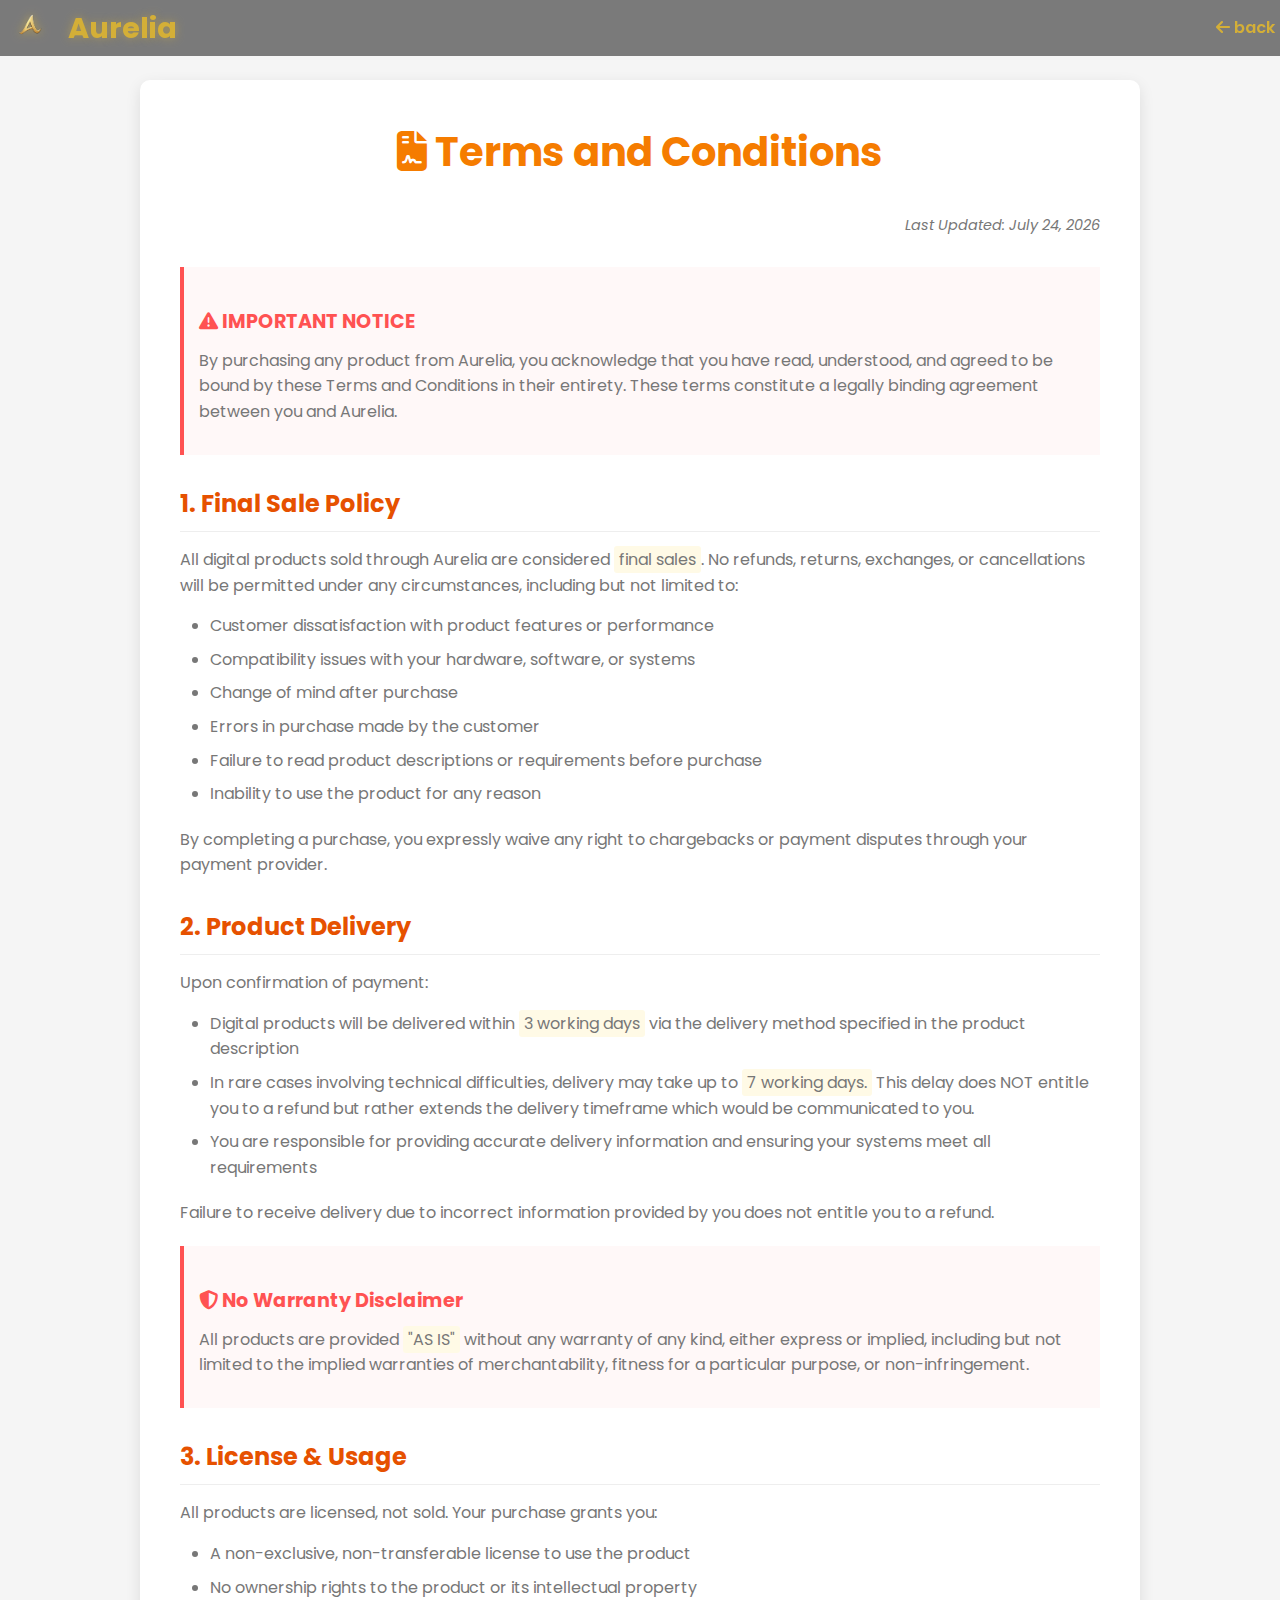
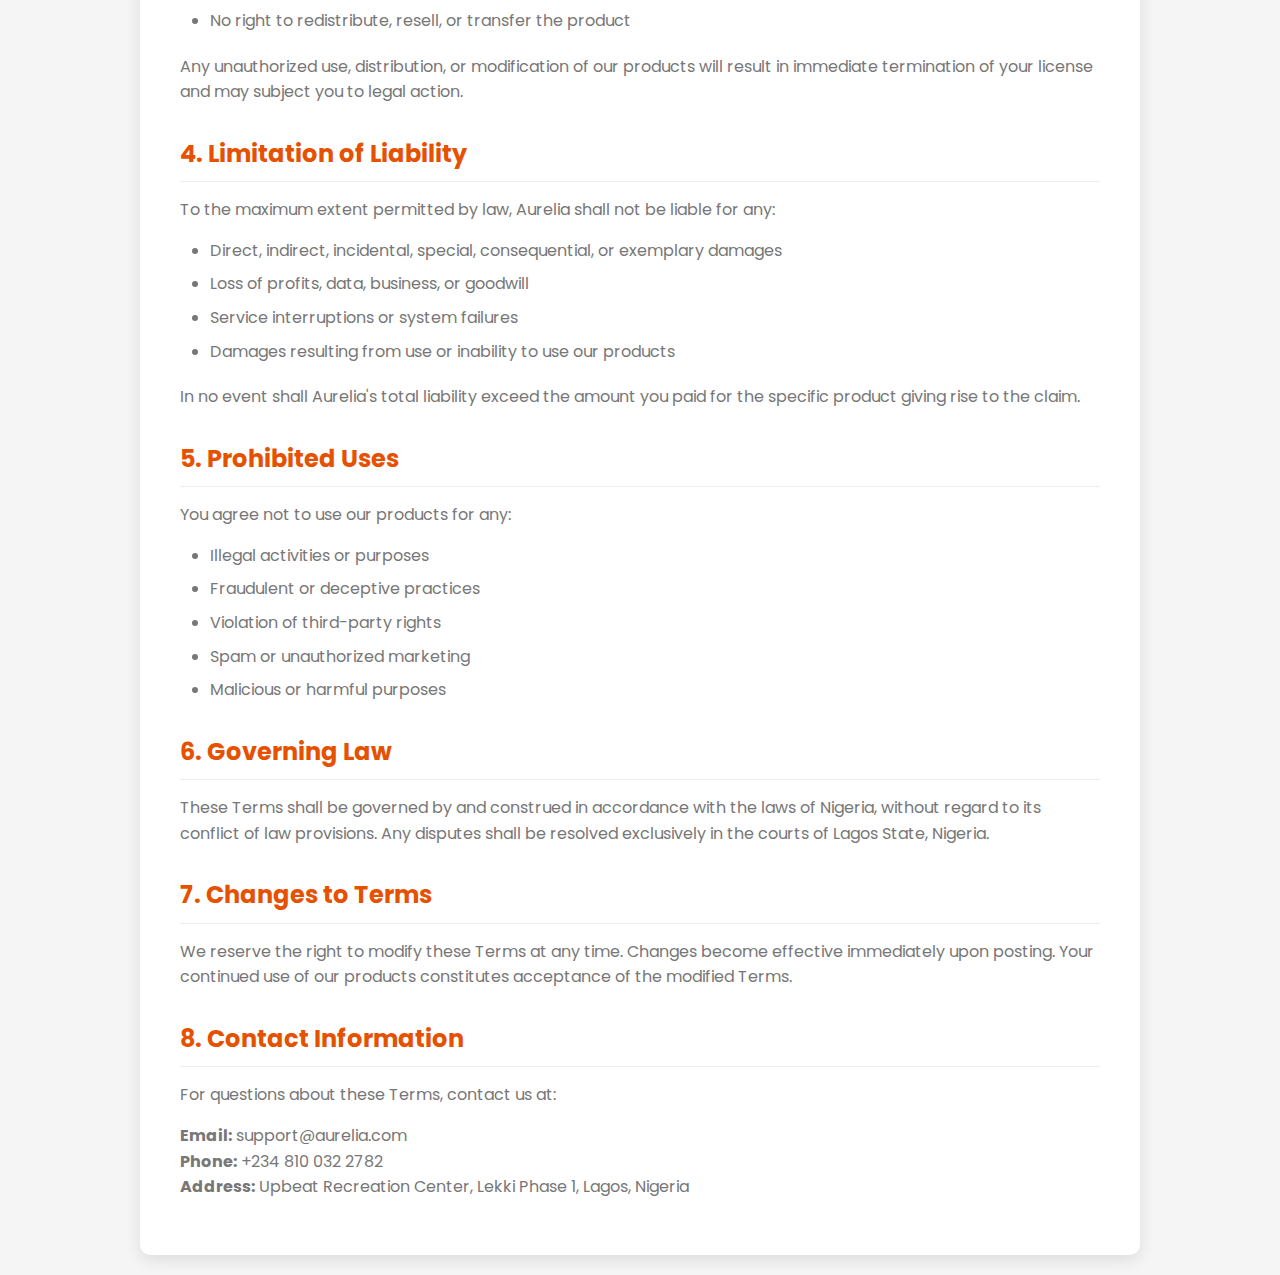
<file: terms.html>
<!DOCTYPE html>
<html lang="en">
<head>
    <meta charset="UTF-8">
    <meta name="viewport" content="width=device-width, initial-scale=1.0">
    <title>Aurelia - Terms and Conditions</title>
    <link href="https://fonts.googleapis.com/css2?family=Poppins:wght@300;400;600;700&display=swap" rel="stylesheet">
    <link rel="stylesheet" href="https://cdnjs.cloudflare.com/ajax/libs/font-awesome/6.5.0/css/all.min.css">
    <link rel="icon" href="./images/logo.png" type="image/png">
    <link rel="stylesheet" href="product-details.css">
    <style>
        :root {
            --primary: #f57c00;
            --primary-dark: #e65100;
            --secondary: #d4af37;
            --dark: #2c2c2c;
            --light: #f5f5f5;
            --gray: #777;
            --white: #ffffff;
            --black: #000000;
            --warning: #ff5252;
        }

        * {
            box-sizing: border-box;
            margin: 0;
            padding: 0;
        }

        body {
            font-family: 'Poppins', sans-serif;
            line-height: 1.6;
            color: var(--dark);
            background-color: var(--light);
            padding: 80px 20px 20px;
        }


        .container {
            max-width: 1000px;
            margin: 0 auto;
            background: var(--white);
            padding: 40px;
            border-radius: 10px;
            box-shadow: 0 5px 15px rgba(0,0,0,0.1);
        }

        h1 {
            color: var(--primary);
            margin-bottom: 30px;
            text-align: center;
            font-size: 2.5rem;
        }

        h2 {
            color: var(--primary-dark);
            margin: 30px 0 15px;
            font-size: 1.5rem;
            border-bottom: 1px solid #eee;
            padding-bottom: 8px;
        }

        h3 {
            color: var(--dark);
            margin: 25px 0 10px;
            font-size: 1.2rem;
        }

        p, li {
            color: var(--gray);
            margin-bottom: 15px;
            font-size: 1rem;
        }

        ul, ol {
            margin-bottom: 20px;
            padding-left: 30px;
        }

        li {
            margin-bottom: 8px;
            position: relative;
        }

        .warning-box {
            background-color: #fff8f8;
            border-left: 4px solid var(--warning);
            padding: 15px;
            margin: 20px 0;
        }

        .warning-box h3 {
            color: var(--warning);
        }

        .highlight {
            background-color: #fffae6;
            padding: 2px 5px;
            border-radius: 3px;
        }

        .last-updated {
            text-align: right;
            font-style: italic;
            color: var(--gray);
            margin-bottom: 30px;
        }

        .back-btn {
            display: inline-block;
            margin-top: 30px;
            color: var(--primary);
            font-weight: 600;
            text-decoration: none;
            transition: all 0.3s ease;
        }

        .back-btn:hover {
            color: var(--primary-dark);
        }

        @media (max-width: 768px) {
            .container {
                padding: 30px 20px;
            }
            
            h1 {
                font-size: 2rem;
            }
        }
    </style>
</head>
<body>
    <!-- Header -->
    <header class="main-header">
        <div class="logo-container">
            <img src="images/logo.png" alt="Aurelia Logo" class="logo">
            <span class="logo-text">Aurelia</span>
        </div>
        <div>
            <a href="index.html" class="nav-link">
                <i class="fas fa-arrow-left"></i> back
            </a>
        </div>
    </header>

    <div class="container">
        <h1><i class="fas fa-file-contract"></i> Terms and Conditions</h1>
        <p class="last-updated">Last Updated: <span id="current-date"></span></p>

        <div class="warning-box">
            <h3><i class="fas fa-exclamation-triangle"></i> IMPORTANT NOTICE</h3>
            <p>By purchasing any product from Aurelia, you acknowledge that you have read, understood, and agreed to be bound by these Terms and Conditions in their entirety. These terms constitute a legally binding agreement between you and Aurelia.</p>
        </div>

        <h2>1. Final Sale Policy</h2>
        <p>All digital products sold through Aurelia are considered <span class="highlight">final sales</span>. No refunds, returns, exchanges, or cancellations will be permitted under any circumstances, including but not limited to:</p>
        <ul>
            <li>Customer dissatisfaction with product features or performance</li>
            <li>Compatibility issues with your hardware, software, or systems</li>
            <li>Change of mind after purchase</li>
            <li>Errors in purchase made by the customer</li>
            <li>Failure to read product descriptions or requirements before purchase</li>
            <li>Inability to use the product for any reason</li>
        </ul>
        <p>By completing a purchase, you expressly waive any right to chargebacks or payment disputes through your payment provider.</p>

        <h2>2. Product Delivery</h2>
        <p>Upon confirmation of payment:</p>
        <ul>
            <li>Digital products will be delivered within <span class="highlight">3 working days</span> via the delivery method specified in the product description</li>
            <li>In rare cases involving technical difficulties, delivery may take up to <span class="highlight">7 working days.</span> This delay does NOT entitle you to a refund but rather extends the delivery timeframe which would be communicated to you.</li>
            <li>You are responsible for providing accurate delivery information and ensuring your systems meet all requirements</li>
        </ul>
        <p>Failure to receive delivery due to incorrect information provided by you does not entitle you to a refund.</p>

        <div class="warning-box">
            <h3><i class="fas fa-shield-alt"></i> No Warranty Disclaimer</h3>
            <p>All products are provided <span class="highlight">"AS IS"</span> without any warranty of any kind, either express or implied, including but not limited to the implied warranties of merchantability, fitness for a particular purpose, or non-infringement.</p>
        </div>

        <h2>3. License & Usage</h2>
        <p>All products are licensed, not sold. Your purchase grants you:</p>
        <ul>
            <li>A non-exclusive, non-transferable license to use the product</li>
            <li>No ownership rights to the product or its intellectual property</li>
            <li>No right to redistribute, resell, or transfer the product</li>
        </ul>
        <p>Any unauthorized use, distribution, or modification of our products will result in immediate termination of your license and may subject you to legal action.</p>

        <h2>4. Limitation of Liability</h2>
        <p>To the maximum extent permitted by law, Aurelia shall not be liable for any:</p>
        <ul>
            <li>Direct, indirect, incidental, special, consequential, or exemplary damages</li>
            <li>Loss of profits, data, business, or goodwill</li>
            <li>Service interruptions or system failures</li>
            <li>Damages resulting from use or inability to use our products</li>
        </ul>
        <p>In no event shall Aurelia's total liability exceed the amount you paid for the specific product giving rise to the claim.</p>

        <h2>5. Prohibited Uses</h2>
        <p>You agree not to use our products for any:</p>
        <ul>
            <li>Illegal activities or purposes</li>
            <li>Fraudulent or deceptive practices</li>
            <li>Violation of third-party rights</li>
            <li>Spam or unauthorized marketing</li>
            <li>Malicious or harmful purposes</li>
        </ul>

        <h2>6. Governing Law</h2>
        <p>These Terms shall be governed by and construed in accordance with the laws of Nigeria, without regard to its conflict of law provisions. Any disputes shall be resolved exclusively in the courts of Lagos State, Nigeria.</p>

        <h2>7. Changes to Terms</h2>
        <p>We reserve the right to modify these Terms at any time. Changes become effective immediately upon posting. Your continued use of our products constitutes acceptance of the modified Terms.</p>

        <h2>8. Contact Information</h2>
        <p>For questions about these Terms, contact us at:</p>
        <p>
            <strong>Email:</strong> support@aurelia.com<br>
            <strong>Phone:</strong> +234 810 032 2782<br>
            <strong>Address:</strong> Upbeat Recreation Center, Lekki Phase 1, Lagos, Nigeria
        </p>

    
    </div>

    <script>
        // Set current date
        const currentDate = new Date();
        const formattedDate = currentDate.toLocaleDateString('en-US', { 
            year: 'numeric', 
            month: 'long', 
            day: 'numeric' 
        });
        document.getElementById('current-date').textContent = formattedDate;
    </script>
</body>
</html>
</file>
<file: product-details.css>
/* product-details.css */
:root {
    --primary: #f57c00;
    --primary-dark: #e65100;
    --secondary: #d4af37;
    --dark: #2c2c2c;
    --light: #f5f5f5;
    --gray: #777;
    --white: #ffffff;
    --black: #000000;
    --warning: #ff5252;
    --success: #4caf50;
}

* {
    box-sizing: border-box;
    margin: 0;
    padding: 0;
}

body {
    font-family: 'Poppins', sans-serif;
    line-height: 1.6;
    color: var(--dark);
    background-color: var(--light);
    padding-top: 80px;
}

/* Header Styles */
.main-header {
    position: fixed;
    top: 0;
    left: 0;
    width: 100%;
    padding: 5px;
    display: flex;
    justify-content: space-between;
    align-items: center;
    z-index: 1000;
    background: rgba(0, 0, 0, 0.5);
    backdrop-filter: blur(10px);
}

.logo-container {
    display: flex;
    align-items: center;
    gap: 10px;
}

.logo {
    height: 40px;
    width: auto;
    filter: drop-shadow(0 0 5px rgba(212, 175, 55, 0.7));
}

.logo-text {
    font-size: 1.8rem;
    font-weight: 700;
    color: var(--secondary);
    text-shadow: 0 0 10px rgba(212, 175, 55, 0.5);
}

/* Main Content Layout */
.product-details-container {
    max-width: 1200px;
    margin: 0 auto;
    padding: 30px 20px;
    display: grid;
    grid-template-columns: 1fr;
    gap: 30px;
}

@media (min-width: 768px) {
    .product-details-container {
        grid-template-columns: 1fr 1fr;
        padding: 40px;
    }
}

/* Product Gallery Styles */
.product-gallery {
    display: flex;
    flex-direction: column;
    gap: 20px;
}

.main-image-container {
    position: relative;
    width: 100%;
    height: 400px;
    border-radius: 10px;
    overflow: hidden;
    box-shadow: 0 5px 15px rgba(0, 0, 0, 0.1);
    background-color: var(--white);
}

.main-image-container img {
    width: 100%;
    height: 100%;
    object-fit: contain;
    padding: 20px;
}

.discount-badge {
    position: absolute;
    top: 15px;
    right: 15px;
    background: linear-gradient(135deg, var(--primary), var(--primary-dark));
    color: white;
    padding: 5px 15px;
    border-radius: 20px;
    font-size: 0.9rem;
    font-weight: bold;
    box-shadow: 0 3px 10px rgba(0, 0, 0, 0.2);
    z-index: 2;
    animation: pulse 1.5s infinite;
}

.product-ribbon {
    position: absolute;
    top: 15px;
    left: -5px;
    background: var(--secondary);
    color: white;
    padding: 5px 15px;
    font-size: 0.8rem;
    font-weight: 600;
    box-shadow: 0 3px 10px rgba(0, 0, 0, 0.1);
    clip-path: polygon(0 0, 100% 0, 95% 50%, 100% 100%, 0 100%, 5% 50%);
}

.thumbnail-container {
    display: flex;
    gap: 10px;
    overflow-x: auto;
    padding-bottom: 10px;
}

.thumbnail-container::-webkit-scrollbar {
    height: 5px;
}

.thumbnail-container::-webkit-scrollbar-thumb {
    background: var(--primary);
    border-radius: 5px;
}

.thumbnail {
    width: 80px;
    height: 80px;
    border-radius: 5px;
    cursor: pointer;
    object-fit: cover;
    border: 2px solid transparent;
    transition: all 0.3s ease;
    background-color: var(--white);
    padding: 5px;
}

.thumbnail:hover {
    border-color: var(--primary);
    transform: scale(1.05);
}

.thumbnail.active {
    border-color: var(--primary);
}

/* Product Info Styles */
.product-info {
    display: flex;
    flex-direction: column;
    gap: 25px;
}

.product-header h1 {
    font-size: 2.2rem;
    color: var(--dark);
    margin-bottom: 10px;
    line-height: 1.2;
}

.product-meta {
    display: flex;
    justify-content: space-between;
    align-items: center;
    margin-top: 15px;
}

.rating {
    display: flex;
    align-items: center;
    gap: 8px;
}

.stars {
    color: var(--secondary);
    font-size: 0.9rem;
    letter-spacing: 2px;
}

.rating-count {
    font-size: 0.85rem;
    color: var(--gray);
    margin-left: 5px;
}

.stats {
    display: flex;
    gap: 15px;
}

.stat {
    display: flex;
    align-items: center;
    gap: 5px;
    font-size: 0.85rem;
    color: var(--gray);
}

.stat i {
    color: var(--primary);
}

/* Price Container */
.price-container {
    margin-bottom: 25px;
}

.old-price {
    text-decoration: line-through;
    color: var(--gray);
    margin-right: 15px;
    font-size: 1.2rem;
}

.current-price {
    font-size: 1.8rem;
    color: var(--primary);
    font-weight: bold;
}

.price-savings {
    display: block;
    font-size: 0.9rem;
    color: var(--success);
    font-weight: 600;
    margin-top: 5px;
}

/* Trust Badges */
.trust-badges {
    display: flex;
    flex-wrap: wrap;
    gap: 10px;
    margin: 20px 0;
}

.badge {
    display: flex;
    align-items: center;
    gap: 8px;
    background: rgba(212, 175, 55, 0.1);
    padding: 8px 12px;
    border-radius: 5px;
    font-size: 0.8rem;
    color: var(--dark);
}

.badge i {
    color: var(--secondary);
}

/* Quick Actions */
.quick-actions {
    display: flex;
    gap: 10px;
    margin: 20px 0;
}

.action-btn {
    flex: 1;
    padding: 10px;
    border-radius: 5px;
    border: 1px solid rgba(0, 0, 0, 0.1);
    background: white;
    cursor: pointer;
    transition: all 0.3s ease;
    display: flex;
    align-items: center;
    justify-content: center;
    gap: 8px;
    font-size: 0.85rem;
}

.action-btn:hover {
    background: rgba(0, 0, 0, 0.02);
    border-color: var(--primary);
}

.wishlist-btn.active {
    border-color: #ff0000;
}

.wishlist-btn i {
    color: var(--primary);
}

.wishlist-btn:hover i,
.wishlist-btn.active i {
    color: #ff0000;
}

/* Content Sections */
.section {
    background: var(--white);
    padding: 20px;
    border-radius: 10px;
    box-shadow: 0 3px 10px rgba(0, 0, 0, 0.05);
}

.section h2 {
    font-size: 1.3rem;
    margin-bottom: 15px;
    color: var(--primary);
    display: flex;
    align-items: center;
    gap: 10px;
}

.section h2 i {
    font-size: 1.1rem;
}

.section p {
    color: var(--gray);
    line-height: 1.7;
    margin-bottom: 15px;
}

.section ul {
    padding-left: 20px;
}

.section li {
    margin-bottom: 10px;
    color: var(--gray);
    position: relative;
    list-style-type: none;
    padding-left: 25px;
    line-height: 1.6;
}

.section li:before {
    content: "•";
    color: var(--primary);
    font-weight: bold;
    position: absolute;
    left: 0;
}

.warning-section {
    border-left: 4px solid var(--warning);
}

.warning-section h2 {
    color: var(--warning);
}

.warning-section li:before {
    color: var(--warning);
}

/* Testimonials */
.testimonials-preview {
    background: rgba(245, 124, 0, 0.05);
    border-radius: 10px;
    padding: 20px;
    margin: 30px 0;
    border: 1px solid rgba(245, 124, 0, 0.1);
}

.testimonials-preview h3 {
    color: var(--primary);
    margin-bottom: 15px;
    display: flex;
    align-items: center;
    gap: 10px;
}

.testimonial-card {
    background: white;
    border-radius: 8px;
    padding: 15px;
    box-shadow: 0 3px 10px rgba(0, 0, 0, 0.05);
    margin-bottom: 15px;
}

.testimonial-content {
    font-style: italic;
    color: var(--dark);
    margin-bottom: 15px;
    position: relative;
}

.testimonial-content::before,
.testimonial-content::after {
    color: rgba(0, 0, 0, 0.1);
    font-size: 1.5rem;
    position: absolute;
}

.testimonial-content::before {
    content: '"';
    top: -10px;
    left: -5px;
}

.testimonial-content::after {
    content: '"';
    bottom: -20px;
    right: -5px;
}

.testimonial-author {
    display: flex;
    align-items: center;
    gap: 10px;
}

.author-avatar {
    width: 40px;
    height: 40px;
    border-radius: 50%;
    object-fit: cover;
    border: 2px solid var(--secondary);
}

.author-info {
    display: flex;
    flex-direction: column;
}

.author-name {
    font-weight: 600;
    font-size: 0.9rem;
}

.author-role {
    font-size: 0.8rem;
    color: var(--gray);
}

.view-all-testimonials {
    background: none;
    border: none;
    color: var(--primary);
    font-weight: 600;
    cursor: pointer;
    display: flex;
    align-items: center;
    gap: 5px;
    margin: 0 auto;
    font-size: 0.9rem;
}

.view-all-testimonials:hover {
    text-decoration: underline;
}

/* FAQ Section */
.faq-section {
    background: rgba(0, 0, 0, 0.02);
}

.faq-item {
    margin-bottom: 15px;
    border-bottom: 1px solid rgba(0, 0, 0, 0.05);
    padding-bottom: 15px;
}

.faq-question {
    display: flex;
    justify-content: space-between;
    align-items: center;
    cursor: pointer;
    padding: 10px 0;
    font-weight: 500;
}

.faq-question i {
    transition: transform 0.3s ease;
}

.faq-item.active .faq-question i {
    transform: rotate(180deg);
}

.faq-answer {
    max-height: 0;
    overflow: hidden;
    transition: max-height 0.3s ease;
    color: var(--gray);
    font-size: 0.9rem;
    line-height: 1.6;
}

.faq-item.active .faq-answer {
    max-height: 200px;
    padding-top: 10px;
}

/* Final CTA */
.final-cta {
    margin-top: 40px;
    background: rgba(245, 124, 0, 0.05);
    padding: 20px;
    border-radius: 10px;
    text-align: center;
    border: 1px dashed var(--primary);
}

.urgency-badge {
    display: inline-flex;
    align-items: center;
    gap: 8px;
    background: var(--primary);
    color: white;
    padding: 8px 15px;
    border-radius: 30px;
    font-size: 0.9rem;
    font-weight: 600;
    margin-bottom: 15px;
}

.stock-info {
    display: flex;
    align-items: center;
    justify-content: center;
    gap: 8px;
    color: var(--primary-dark);
    font-weight: 600;
    margin-bottom: 20px;
}

.cta-btn {
    display: flex;
    align-items: center;
    justify-content: center;
    gap: 10px;
    padding: 15px;
    background: var(--primary);
    color: var(--white);
    border-radius: 5px;
    font-weight: 600;
    text-transform: uppercase;
    letter-spacing: 1px;
    transition: all 0.3s ease;
    text-align: center;
    box-shadow: 0 5px 15px rgba(245, 124, 0, 0.3);
    border: none;
    cursor: pointer;
    font-size: 1rem;
    margin-top: 20px;
    text-decoration: none;
    width: 100%;
}

.cta-btn:hover {
    background: var(--primary-dark);
    transform: translateY(-3px);
    box-shadow: 0 8px 20px rgba(245, 124, 0, 0.4);
}

.cta-btn i {
    font-size: 1.1rem;
}

.secure-checkout {
    display: flex;
    align-items: center;
    justify-content: center;
    gap: 8px;
    font-size: 0.8rem;
    color: var(--gray);
    margin-top: 15px;
}

.terms-btn {
    position: fixed;
    bottom: 30px;
    left: 30px;
    background: var(--secondary);
    color: var(--white);
    border-radius: 50px;
    display: flex;
    align-items: center;
    justify-content: center;
    font-size: 1rem;
    box-shadow: 0 5px 15px rgba(212, 175, 55, 0.3);
    z-index: 100;
    transition: all 0.3s ease;
    animation: pulse 2s infinite;
    padding: 10px 20px;
    gap: 10px;
    text-decoration: none;
    font-weight: 600;
}

.terms-btn:hover {
    transform: scale(1.05);
    box-shadow: 0 8px 25px rgba(212, 175, 55, 0.4);
    background: var(--primary);
}

.terms-btn i {
    font-size: 1.3rem;
}



/* Modal Styles */
.modal {
    display: none;
    position: fixed;
    z-index: 1000;
    left: 0;
    top: 0;
    width: 100%;
    height: 100%;
    background-color: rgba(0, 0, 0, 0.8);
    overflow: auto;
    padding: 20px;
}

.modal-content {
    background-color: var(--white);
    margin: 5% auto;
    padding: 30px;
    border-radius: 10px;
    max-width: 800px;
    width: 90%;
    position: relative;
    box-shadow: 0 10px 30px rgba(0, 0, 0, 0.2);
    animation: modalFadeIn 0.4s ease-out forwards;
}

.close-btn {
    position: absolute;
    top: 20px;
    right: 20px;
    font-size: 2rem;
    color: var(--gray);
    cursor: pointer;
    transition: all 0.3s ease;
}

.close-btn:hover {
    color: var(--dark);
    transform: rotate(90deg);
}

/* Terms Modal Specific Styles */
.terms-modal-content {
    max-height: 80vh;
    overflow-y: auto;
}

.terms-body {
    padding: 20px 0;
}

.terms-body h3 {
    color: var(--primary);
    margin: 20px 0 10px;
    font-size: 1.2rem;
}

.terms-body p, .terms-body li {
    color: var(--gray);
    margin-bottom: 15px;
    line-height: 1.6;
}

.terms-body ul {
    padding-left: 20px;
    margin-bottom: 20px;
}

.terms-body li {
    position: relative;
    list-style-type: none;
    padding-left: 25px;
}

.nav-link{
    color: var(--secondary);
    text-decoration: none;
    font-weight: 600;
    transition: all 0.3s ease;
    
}
.trust-message-main{
    color: #000;
    font-size: 0.8rem;
    text-decoration: underline;
    font-weight: 200;
    
}

.terms-body li:before {
    content: "•";
    color: var(--primary);
    font-weight: bold;
    position: absolute;
    left: 0;
}

.terms-footer {
    padding: 20px 0 0;
    text-align: center;
    border-top: 1px solid rgba(0, 0, 0, 0.1);
    margin-top: 20px;
}

.last-updated {
    font-size: 0.9rem;
    color: var(--gray);
    margin-bottom: 20px;
    display: block;
}

@keyframes modalFadeIn {
    from {
        opacity: 0;
        transform: translateY(-50px) scale(0.95);
    }
    to {
        opacity: 1;
        transform: translateY(0) scale(1);
    }
}


/* Animations */
@keyframes pulse {
    0% {
        box-shadow: 0 0 0 0 rgba(37, 211, 102, 0.7);
    }
    70% {
        box-shadow: 0 0 0 15px rgba(37, 211, 102, 0);
    }
    100% {
        box-shadow: 0 0 0 0 rgba(37, 211, 102, 0);
    }
}

/* Responsive Adjustments */
@media (max-width: 768px) {
    .product-header h1 {
        font-size: 1.8rem;
    }
    
    .current-price {
        font-size: 1.5rem;
    }
    
    .old-price {
        font-size: 1rem;
    }
    
    .product-meta {
        flex-direction: column;
        align-items: flex-start;
        gap: 10px;
    }
    
    .stats {
        margin-top: 10px;
    }
    
    .main-image-container {
        height: 350px;
    }
}

@media (max-width: 480px) {
    .product-details-container {
        padding: 20px 15px;
        gap: 20px;
    }
    
    .product-header h1 {
        font-size: 1.6rem;
    }
    
    .main-image-container {
        height: 300px;
    }
    
    .thumbnail {
        width: 70px;
        height: 70px;
    }
    
    .section h2 {
        font-size: 1.1rem;
    }
    
    .section li {
        font-size: 0.9rem;
    }
    
    .whatsapp-float {
        width: 50px;
        height: 50px;
        font-size: 1.5rem;
        bottom: 20px;
        right: 20px;
    }
    
    .final-cta {
        margin-top: 20px;
    }
}
</file>
